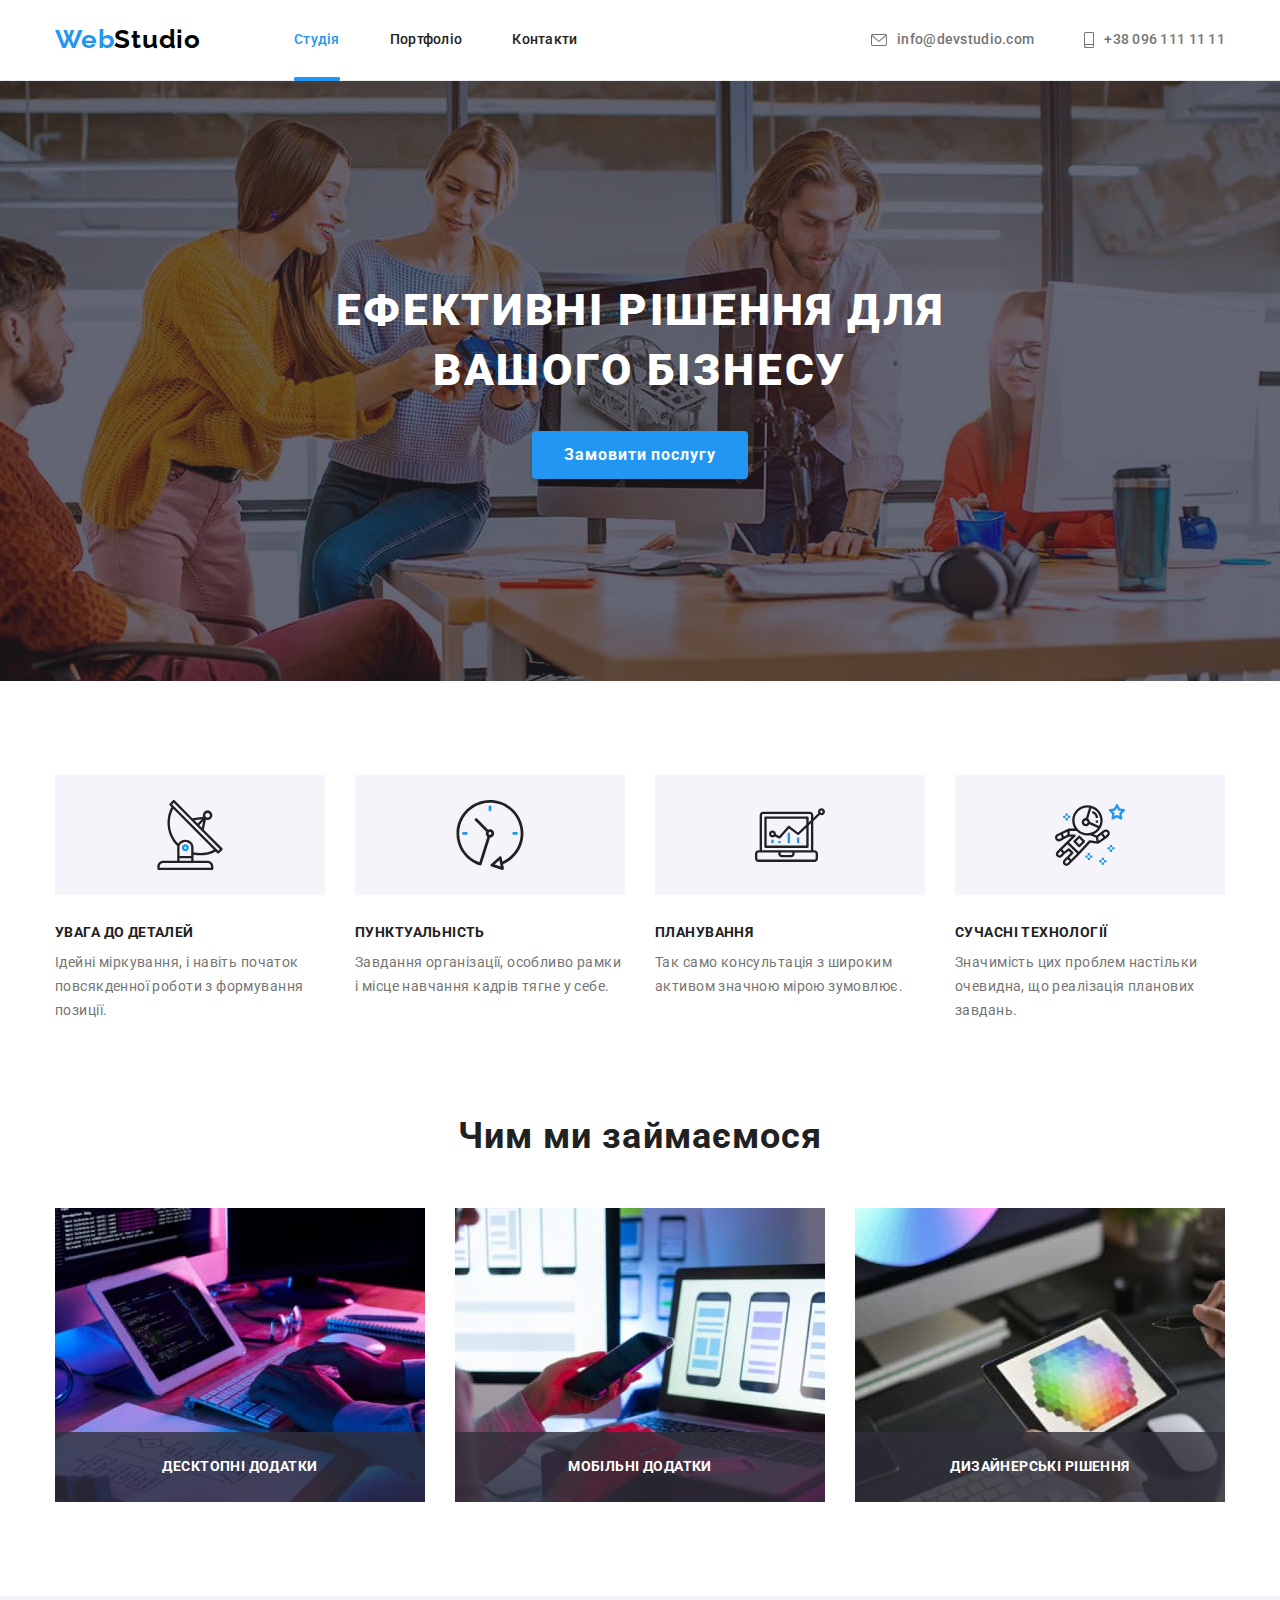
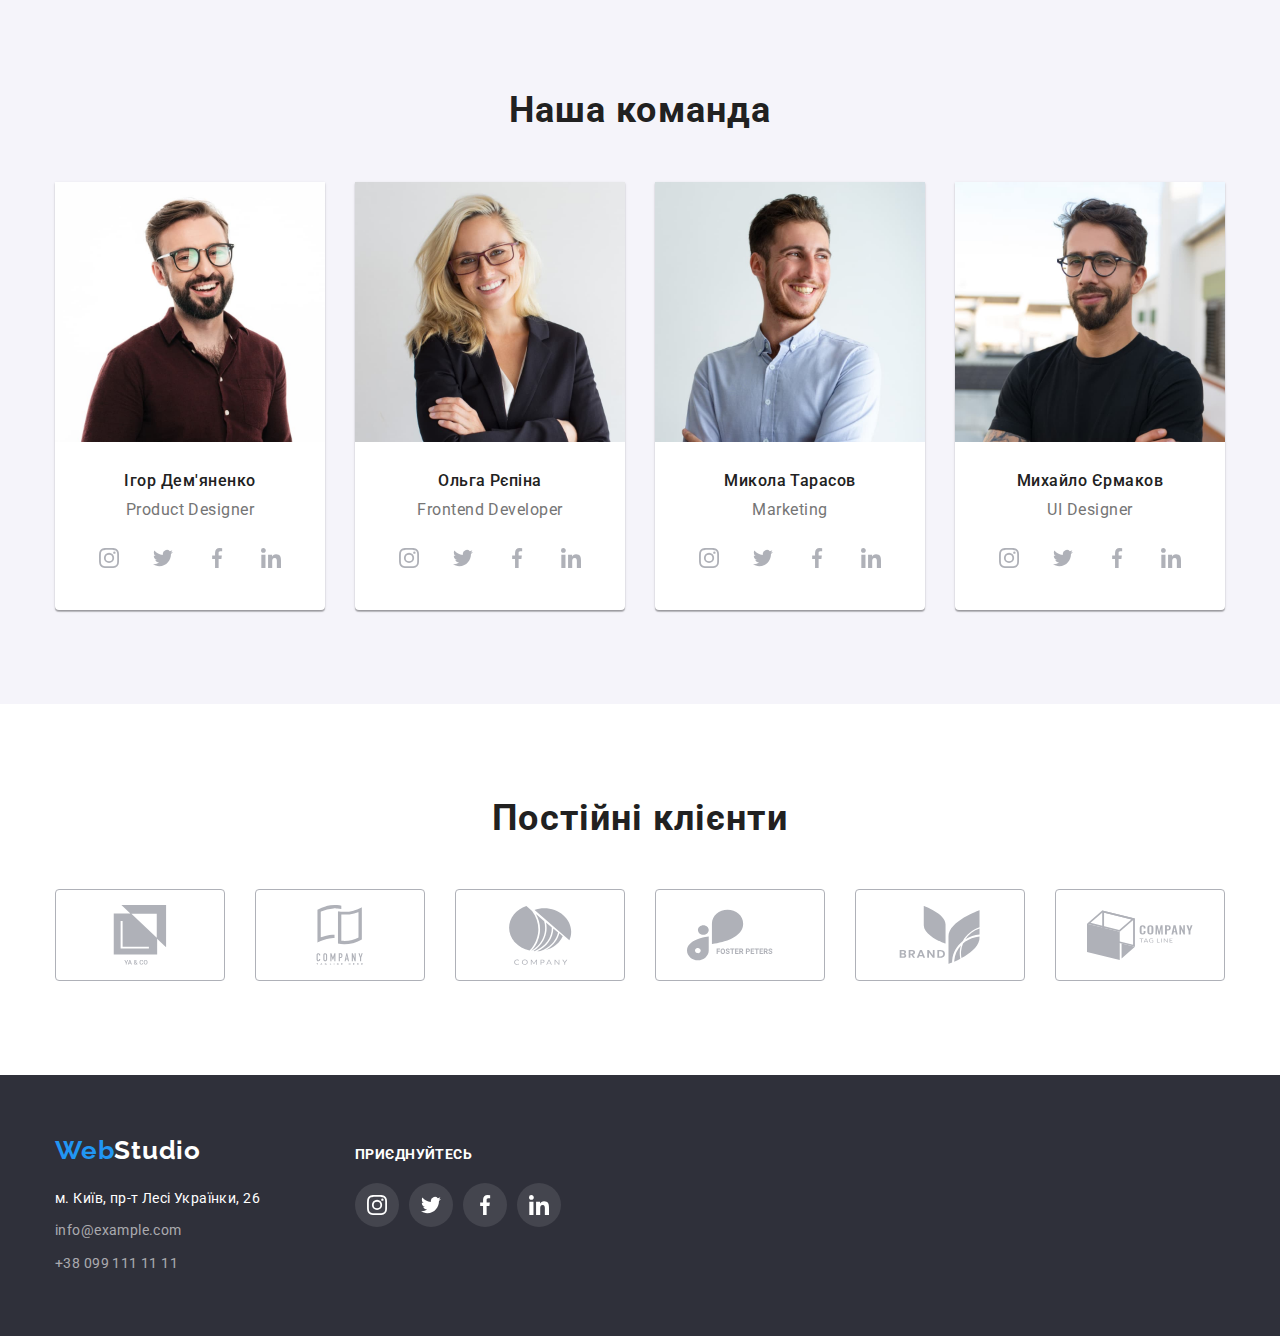
<file: index.html>
<!DOCTYPE html>
<html lang="uk">
<head>
    <meta charset="UTF-8">
    <meta http-equiv="X-UA-Compatible" content="IE=edge">
    <meta name="viewport" content="width=device-width, initial-scale=1.0">
    <title>Document</title>
    <link href="https://fonts.googleapis.com/css2?family=Raleway:wght@700&family=Roboto:wght@400;500;700;900&display=swap"
        rel="stylesheet">
    <link rel="stylesheet" href="https://cdnjs.cloudflare.com/ajax/libs/modern-normalize/1.0.0/modern-normalize.min.css" />
    <link rel="stylesheet" href="./css/styles.css">
</head>
<body>
    <header class="header">
        <div class="container main-nav">
            <nav class="main-nav">
                <a href="./index.html" class="logo link">
                    <span class="accent">Web</span>Studio
                </a>

                <ul class="site-nav list">
                    <li class="nav-list-item current"><a href="./index.html" class="site-nav-link link current">Студія</a></li>
                    <li class="nav-list-item"><a href="./portfolio.html" class="site-nav-link link">Портфоліо</a></li>
                    <li class="nav-list-item"><a href="" class="site-nav-link link">Контакти</a></li>
                </ul>
            </nav>

            <ul class="contacts-list list">
                <li class="contacts-list-item">
                    <a href="mailto:info@devstudio.com" class="contacts-link link">
                        <svg class="icon-contacts" width="16" height="12">
                            <use href="./img/icons.svg#email"></use>
                        </svg>
                        info@devstudio.com
                    </a>
                </li>
                <li class="contacts-list-item">
                    <a href="tel:+380961111111" class="contacts-link link">
                        <svg class="icon-contacts" width="10" height="16">
                            <use href="./img/icons.svg#phone"></use>
                        </svg>
                        +38 096 111 11 11
                    </a>
                </li>
            </ul>
        </div>
    </header>
    <main>
        <section class="section-hero">
            <div class="container">
                <h1 class="hero-title">Ефективні рішення для вашого бізнесу</h1>
                <button type="button" class="button" data-modal-open>Замовити послугу</button>
            </div>
        </section>

        <section class="section">
            <div class="container">
                <h2 class="visually-hidden">Особливості</h2>
                
                <ul class="feature-list list">
                    <li class="feature-list-item">
                        <div class="icon-container">
                            <svg width="70" height="70">
                                <use href="./img/icons.svg#antenna"></use>
                            </svg>
                        </div>
                        <h3 class="feature-list-title">УВАГА ДО ДЕТАЛЕЙ</h3>
                        <p class="feature-list-text">Ідейні міркування, і навіть початок повсякденної роботи з формування позиції.</p>
                    </li>
                    <li class="feature-list-item">
                        <div class="icon-container">
                            <svg width="70" height="70">
                                <use href="./img/icons.svg#clock"></use>
                            </svg>
                        </div>
                        <h3 class="feature-list-title">ПУНКТУАЛЬНІСТЬ</h3>
                        <p class="feature-list-text">Завдання організації, особливо рамки і місце навчання кадрів тягне у себе.</p>
                    </li>
                    <li class="feature-list-item">
                        <div class="icon-container">
                            <svg width="70" height="70">
                                <use href="./img/icons.svg#diagram"></use>
                            </svg>
                        </div>
                        <h3 class="feature-list-title">ПЛАНУВАННЯ</h3>
                        <p class="feature-list-text">Так само консультація з широким активом значною мірою зумовлює.</p>
                    </li>
                    <li class="feature-list-item ">
                        <div class="icon-container">
                            <svg width="70" height="70">
                                <use href="./img/icons.svg#astronaut"></use>
                            </svg>
                        </div>
                        <h3 class="feature-list-title">СУЧАСНІ ТЕХНОЛОГІЇ</h3>
                        <p class="feature-list-text">Значимість цих проблем настільки очевидна, що реалізація планових завдань.</p>
                    </li>
                </ul>
            </div>
        </section>

        <section class="section section-doing">
            <div class="container">
                <h2 class="section-title">Чим ми займаємося</h2>
                
                <ul class="doing-list list">
                    <li class="doing-list-item">
                        <img src="./img/img_1.jpg" alt="Розробка веб-сторінок" width="370">
                        <h3 class="doing-list-title">Десктопні додатки</h3>
                    </li>
                    <li class="doing-list-item">
                        <img src="./img/img_2.jpg" alt="Адаптиви" width="370">
                        <h3 class="doing-list-title">Мобільні додатки</h3>
                    </li>
                    <li class="doing-list-item">
                        <img src="./img/img_3.jpg" alt="Дизайн" width="370">
                        <h3 class="doing-list-title">Дизайнерські рішення</h3>
                    </li>
                </ul>
            </div>
        </section>

        <section class="section gray">
            <div class="container">
                <h2 class="section-title">Наша команда</h2>
                
                <ul class="employee-list list">
                    <li class="employee-card">
                        <img src="./img/employee_1.jpg" alt="" width="270">
                        <div class="employee-text-container">
                            <h3 class="employee-title">Ігор Дем'яненко</h3>
                            <p class="employee-text">Product Designer</p>
                            <ul class="social-list list">
                                <li class="social-item">
                                    <a href="https://instagram.com" target="_blank" rel="nofollow noopener noreferrer" class="social-link">
                                        <svg class="social-icon" width="20" height="20">
                                            <use href="./img/icons.svg#instagram"></use>
                                        </svg>
                                    </a>
                                </li>
                                <li class="social-item">
                                    <a href="https://twitter.com/" target="_blank" rel="nofollow noopener noreferrer" class="social-link">
                                        <svg class="social-icon"  width="20" height="20">
                                            <use href="./img/icons.svg#twitter"></use>
                                        </svg>
                                    </a>
                                </li>
                                <li class="social-item">
                                    <a href="https://www.facebook.com/" target="_blank" rel="nofollow noopener noreferrer" class="social-link">
                                        <svg class="social-icon" width="20" height="20">
                                            <use href="./img/icons.svg#facebook"></use>
                                        </svg>
                                    </a>
                                </li>
                                <li class="social-item">
                                    <a href="https://www.linkedin.com/" target="_blank" rel="nofollow noopener noreferrer" class="social-link">
                                        <svg class="social-icon" width="20" height="20">
                                            <use href="./img/icons.svg#linkedin"></use>
                                        </svg>
                                    </a>
                                </li>
                            </ul>
                        </div>
                    </li>
                    <li class="employee-card">
                        <img src="./img/employee_2.jpg" alt="" width="270">
                        <div class="employee-text-container">
                            <h3 class="employee-title">Ольга Рєпіна</h3>
                            <p class="employee-text">Frontend Developer</p>
                            <ul class="social-list list">
                                <li class="social-item">
                                    <a href="https://instagram.com" target="_blank" rel="nofollow noopener noreferrer" class="social-link">
                                        <svg class="social-icon" width="20" height="20">
                                            <use href="./img/icons.svg#instagram"></use>
                                        </svg>
                                    </a>
                                </li>
                                <li class="social-item">
                                    <a href="https://twitter.com/" target="_blank" rel="nofollow noopener noreferrer" class="social-link">
                                        <svg class="social-icon" width="20" height="20">
                                            <use href="./img/icons.svg#twitter"></use>
                                        </svg>
                                    </a>
                                </li>
                                <li class="social-item">
                                    <a href="https://www.facebook.com/" target="_blank" rel="nofollow noopener noreferrer" class="social-link">
                                        <svg class="social-icon" width="20" height="20">
                                            <use href="./img/icons.svg#facebook"></use>
                                        </svg>
                                    </a>
                                </li>
                                <li class="social-item">
                                    <a href="https://www.linkedin.com/" target="_blank" rel="nofollow noopener noreferrer" class="social-link">
                                        <svg class="social-icon" width="20" height="20">
                                            <use href="./img/icons.svg#linkedin"></use>
                                        </svg>
                                    </a>
                                </li>
                            </ul>
                        </div>
                    </li>
                    <li class="employee-card">
                        <img src="./img/employee_3.jpg" alt="" width="270">
                        <div class="employee-text-container">
                            <h3 class="employee-title">Микола Тарасов</h3>
                            <p class="employee-text">Marketing</p>
                            <ul class="social-list list">
                                <li class="social-item">
                                    <a href="https://instagram.com" target="_blank" rel="nofollow noopener noreferrer" class="social-link">
                                        <svg class="social-icon" width="20" height="20">
                                            <use href="./img/icons.svg#instagram"></use>
                                        </svg>
                                    </a>
                                </li>
                                <li class="social-item">
                                    <a href="https://twitter.com/" target="_blank" rel="nofollow noopener noreferrer" class="social-link">
                                        <svg class="social-icon" width="20" height="20">
                                            <use href="./img/icons.svg#twitter"></use>
                                        </svg>
                                    </a>
                                </li>
                                <li class="social-item">
                                    <a href="https://www.facebook.com/" target="_blank" rel="nofollow noopener noreferrer" class="social-link">
                                        <svg class="social-icon" width="20" height="20">
                                            <use href="./img/icons.svg#facebook"></use>
                                        </svg>
                                    </a>
                                </li>
                                <li class="social-item">
                                    <a href="https://www.linkedin.com/" target="_blank" rel="nofollow noopener noreferrer" class="social-link">
                                        <svg class="social-icon" width="20" height="20">
                                            <use href="./img/icons.svg#linkedin"></use>
                                        </svg>
                                    </a>
                                </li>
                            </ul>
                        </div>
                    </li>
                    <li class="employee-card">
                        <img src="./img/employee_4.jpg" alt="" width="270">
                        <div class="employee-text-container">
                            <h3 class="employee-title">Михайло Єрмаков</h3>
                            <p class="employee-text">UI Designer</p>
                            <ul class="social-list list">
                                <li class="social-item">
                                    <a href="https://instagram.com" target="_blank" rel="nofollow noopener noreferrer" class="social-link">
                                        <svg class="social-icon" width="20" height="20">
                                            <use href="./img/icons.svg#instagram"></use>
                                        </svg>
                                    </a>
                                </li>
                                <li class="social-item">
                                    <a href="https://twitter.com/" target="_blank" rel="nofollow noopener noreferrer" class="social-link">
                                        <svg class="social-icon" width="20" height="20">
                                            <use href="./img/icons.svg#twitter"></use>
                                        </svg>
                                    </a>
                                </li>
                                <li class="social-item">
                                    <a href="https://www.facebook.com/" target="_blank" rel="nofollow noopener noreferrer" class="social-link">
                                        <svg class="social-icon" width="20" height="20">
                                            <use href="./img/icons.svg#facebook"></use>
                                        </svg>
                                    </a>
                                </li>
                                <li class="social-item">
                                    <a href="https://www.linkedin.com/" target="_blank" rel="nofollow noopener noreferrer" class="social-link">
                                        <svg class="social-icon" width="20" height="20">
                                            <use href="./img/icons.svg#linkedin"></use>
                                        </svg>
                                    </a>
                                </li>
                            </ul>
                        </div>
                    </li>
                </ul>
            </div>
        </section>

        <section class="section">
            <div class="container">
                <h2 class="section-title">Постійні клієнти</h2>
                <ul class="company-partner-list list">
                    <li class="company-partner-item">
                        <a href="" class="company-partner-link">
                            <svg class="social-icon" width="106" height="60">
                                <use href="./img/icons.svg#logo-yaco"></use>
                            </svg>
                        </a>
                    </li>
                    <li class="company-partner-item">
                        <a href="" class="company-partner-link">
                            <svg class="social-icon" width="106" height="60">
                                <use href="./img/icons.svg#company-tagline"></use>
                            </svg>
                        </a>
                    </li>
                    <li class="company-partner-item">
                        <a href="" class="company-partner-link">
                            <svg class="social-icon" width="106" height="60">
                                <use href="./img/icons.svg#company"></use>
                            </svg>
                        </a>
                    </li>
                    <li class="company-partner-item">
                        <a href="" class="company-partner-link">
                            <svg class="social-icon" width="106" height="60">
                                <use href="./img/icons.svg#foster-peters"></use>
                            </svg>
                        </a>
                    </li>
                    <li class="company-partner-item">
                        <a href="" class="company-partner-link">
                            <svg class="social-icon" width="106" height="60">
                                <use href="./img/icons.svg#brand"></use>
                            </svg>
                        </a>
                    </li>
                    <li class="company-partner-item">
                        <a href="" class="company-partner-link">
                            <svg class="social-icon" width="106" height="60">
                                <use href="./img/icons.svg#tag-line"></use>
                            </svg>
                        </a>
                    </li>
                </ul>
            </div>
        </section>

    </main>

    <footer class="footer">
        <div class="container footer-container">
            <div class="address-container">
                <a href="./index.html" class="logo-footer link">
                    <span class="accent">Web</span>Studio
                </a>

                <address>
                    <ul class="list">
                        <li class="list-item">
                            <a href="https://www.google.com/maps/place/%D0%B1%D1%83%D0%BB.+%D0%9B%D0%B5%D1%81%D0%B8+%D0%A3%D0%BA%D1%80%D0%B0%D0%B8%D0%BD%D0%BA%D0%B8,+26,+%D0%9A%D0%B8%D0%B5%D0%B2,+%D0%A3%D0%BA%D1%80%D0%B0%D0%B8%D0%BD%D0%B0,+02000/@50.4265807,30.5383858,17z/data=!3m1!4b1!4m5!3m4!1s0x40d4cf0e033ecbe9:0x57a4dffefec77da0!8m2!3d50.4265807!4d30.5383858" class="address">
                                м. Київ, пр-т Лесі Українки, 26
                            </a>
                        </li>
                        <li class="list-item">
                            <a href="mailto:info@example.com" class="address-contacts-link link">info@example.com</a>
                        </li>
                        <li class="list-item">
                            <a href="tel:+380991111111" class="address-contacts-link link">+38 099 111 11 11</a>
                        </li>
                    </ul>
                </address>
            </div>
            <div class="social-links-container">
                <p class="social-text">Приєднуйтесь</p>
                <ul class="social-list list">
                    <li class="social-item">
                        <a href="https://instagram.com" target="_blank" rel="nofollow noopener noreferrer" 
                            class="social-link company-social-link">
                            <svg class="footer-social-icon social-icon" width="20" height="20">
                                <use href="./img/icons.svg#instagram"></use>
                            </svg>
                        </a>
                    </li>
                    <li class="social-item">
                        <a href="https://twitter.com/" target="_blank" rel="nofollow noopener noreferrer" 
                            class="social-link company-social-link">
                            <svg class="footer-social-icon social-icon" width="20" height="20">
                                <use href="./img/icons.svg#twitter"></use>
                            </svg>
                        </a>
                    </li>
                    <li class="social-item">
                        <a href="https://www.facebook.com/" target="_blank" rel="nofollow noopener noreferrer"
                            class="social-link company-social-link">
                            <svg class="footer-social-icon social-icon" width="20" height="20">
                                <use href="./img/icons.svg#facebook"></use>
                            </svg>
                        </a>
                    </li>
                    <li class="social-item">
                        <a href="https://www.linkedin.com/" target="_blank" rel="nofollow noopener noreferrer" 
                            class="social-link company-social-link">
                            <svg class="footer-social-icon social-icon" width="20" height="20">
                                <use href="./img/icons.svg#linkedin"></use>
                            </svg>
                        </a>
                    </li>
                </ul>
            </div>
        </div>
    </footer>

    <div class="backdrop is-hidden" data-modal>
        <div class="modal">

            <button type="button" class="button-close" data-modal-close>
                <svg width="18" height="18">
                    <use href="./img/icons.svg#close-button"></use>
                </svg>
            </button>
        </div>
    </div>
  
    <script src="./js/modal.js"></script>
</body>
</html>
</file>
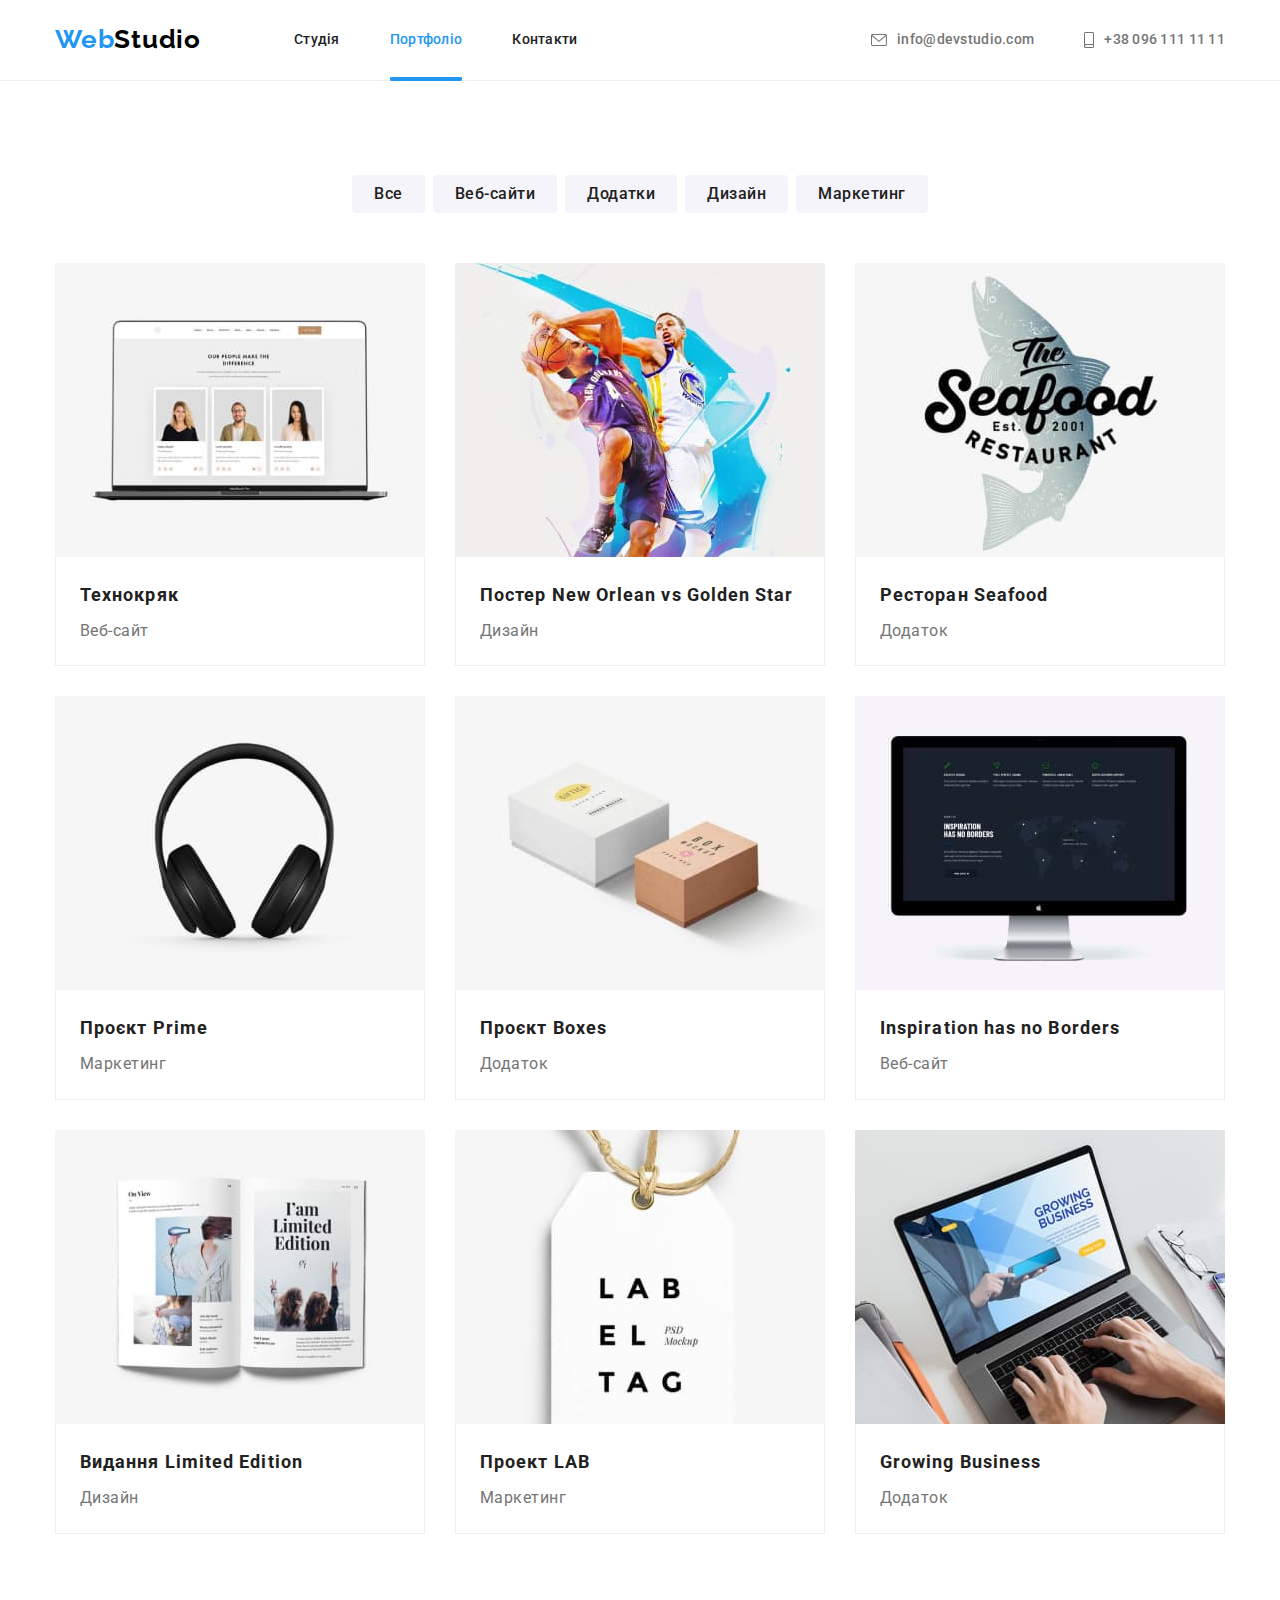
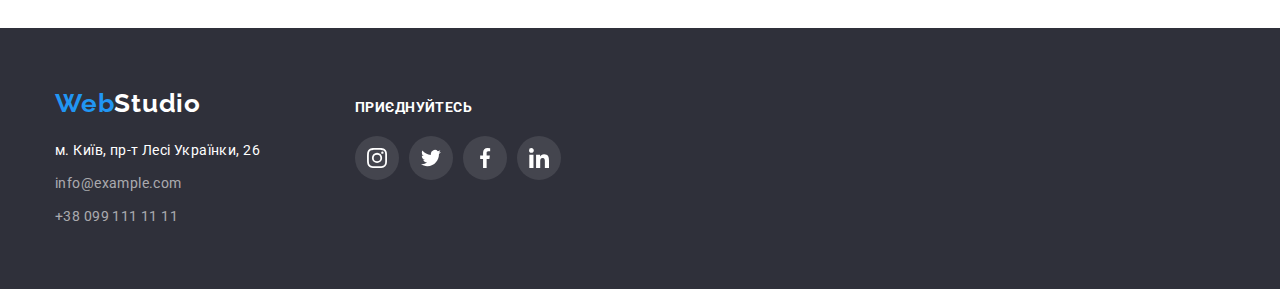
<file: portfolio.html>
<!DOCTYPE html>
<html lang="uk">
<head>
    <meta charset="UTF-8">
    <meta http-equiv="X-UA-Compatible" content="IE=edge">
    <meta name="viewport" content="width=device-width, initial-scale=1.0">
    <title>Document</title>
    <link href="https://fonts.googleapis.com/css2?family=Raleway:wght@700&family=Roboto:wght@400;500;700;900&display=swap"
        rel="stylesheet">
    <link rel="stylesheet" href="https://cdnjs.cloudflare.com/ajax/libs/modern-normalize/1.0.0/modern-normalize.min.css" />
    <link rel="stylesheet" href="./css/styles.css">
</head>
<body>
    <header class="header">
        <div class="container main-nav">
            <nav class="main-nav">
                <a href="./index.html" class="logo link">
                    <span class="accent">Web</span>Studio
                </a>
        
                <ul class="site-nav list">
                    <li class="nav-list-item"><a href="./index.html" class="site-nav-link link">Студія</a></li>
                    <li class="nav-list-item current"><a href="./portfolio.html" class="site-nav-link link current">Портфоліо</a></li>
                    <li class="nav-list-item"><a href="" class="site-nav-link link">Контакти</a></li>
                </ul>
            </nav>
        
            <ul class="contacts-list list">
                <li class="contacts-list-item">
                    <a href="mailto:info@devstudio.com" class="contacts-link link">
                        <svg class="icon-contacts" width="16" height="12">
                            <use href="./img/icons.svg#email"></use>
                        </svg>
                        info@devstudio.com
                    </a>
                </li>
                <li class="contacts-list-item">
                    <a href="tel:+380961111111" class="contacts-link link">
                        <svg class="icon-contacts" width="10" height="16">
                            <use href="./img/icons.svg#phone"></use>
                        </svg>
                        +38 096 111 11 11
                    </a>
                </li>
            </ul>
        </div>
    </header>


    <main>
        <section class="section">
            <div class="container">
                <h1 class="visually-hidden">Портфоліо</h1>
                
                <ul class="category-list list">
                    <li class="category-list-item"><button type="button" class="category-list-button">Все</button></li>
                    <li class="category-list-item"><button type="button" class="category-list-button">Веб-сайти</button></li>
                    <li class="category-list-item"><button type="button" class="category-list-button">Додатки</button></li>
                    <li class="category-list-item"><button type="button" class="category-list-button">Дизайн</button></li>
                    <li class="category-list-item"><button type="button" class="category-list-button">Маркетинг</button></li>
                </ul>

                <ul class="portfolio-list list">
                    <li class="portfolio-card">
                        <a href="" class="portfolio-link link">
                            <div class="overlay">
                                <img src="./img/portfolio_1.jpg" alt="Технокряк" width="370">
                                <p class="text-overlay">
                                    Ресурс пропонує комплексні пропозиції з різним рівнем функціоналу та сервісів. Все це дозволить відвідувачу отримати
                                    вичерпні відомості про компанію чи приватну особу.
                                </p>
                            </div>
                            <div class="portfolio-text-container">
                                <h2 class="portfolio-title">Технокряк</h2>
                                <p class="portfolio-text">Веб-сайт</p>
                            </div>
                        </a>
                    </li>
                    <li class="portfolio-card">
                        <a href="" class="portfolio-link link">
                            <div class="overlay">
                                <img src="./img/portfolio_2.jpg" alt="New Orlean vs Golden Star" width="370">
                                <p class="text-overlay">
                                    Ресурс пропонує комплексні пропозиції з різним рівнем функціоналу та сервісів. Все це дозволить відвідувачу отримати
                                    вичерпні відомості про компанію чи приватну особу.
                                </p>
                            </div>
                            <div class="portfolio-text-container">
                                <h2 class="portfolio-title">Постер New Orlean vs Golden Star</h2>
                                <p class="portfolio-text">Дизайн</p>
                            </div>
                        </a>
                    </li>
                    <li class="portfolio-card">
                        <a href="" class="portfolio-link link">
                            <div class="overlay">
                                <img src="./img/portfolio_3.jpg" alt="Ресторан Seafood" width="370">
                                <p class="text-overlay">
                                    Ресурс пропонує комплексні пропозиції з різним рівнем функціоналу та сервісів. Все це дозволить відвідувачу отримати
                                    вичерпні відомості про компанію чи приватну особу.
                                </p>
                            </div>
                            <div class="portfolio-text-container">
                                <h2 class="portfolio-title">Ресторан Seafood</h2>
                                <p class="portfolio-text">Додаток</p>
                            </div>
                        </a>
                    </li>
                    <li class="portfolio-card">
                        <a href="" class="portfolio-link link">
                            <div class="overlay">
                                <img src="./img/portfolio_4.jpg" alt="Проєкт Prime" width="370">
                                <p class="text-overlay">
                                    Ресурс пропонує комплексні пропозиції з різним рівнем функціоналу та сервісів. Все це дозволить відвідувачу отримати
                                    вичерпні відомості про компанію чи приватну особу.
                                </p>
                            </div>
                            <div class="portfolio-text-container">
                                <h2 class="portfolio-title">Проєкт Prime</h2>
                                <p class="portfolio-text">Маркетинг</p>
                            </div>
                        </a>
                    </li>
                    <li class="portfolio-card">
                        <a href="" class="portfolio-link link">
                            <div class="overlay">
                                <img src="./img/portfolio_5.jpg" alt="Проєкт Boxes" width="370">
                                <p class="text-overlay">
                                    Ресурс пропонує комплексні пропозиції з різним рівнем функціоналу та сервісів. Все це дозволить відвідувачу отримати
                                    вичерпні відомості про компанію чи приватну особу.
                                </p>
                            </div>
                            <div class="portfolio-text-container">
                                <h2 class="portfolio-title">Проєкт Boxes</h2>
                                <p class="portfolio-text">Додаток</p>
                            </div>
                        </a>
                    </li>
                    <li class="portfolio-card">
                        <a href="" class="portfolio-link link">
                            <div class="overlay">
                                <img src="./img/portfolio_6.jpg" alt="Inspiration has no Borders" width="370">
                                <p class="text-overlay">
                                    Ресурс пропонує комплексні пропозиції з різним рівнем функціоналу та сервісів. Все це дозволить відвідувачу отримати
                                    вичерпні відомості про компанію чи приватну особу.
                                </p>
                            </div>
                            <div class="portfolio-text-container">
                                <h2 class="portfolio-title">Inspiration has no Borders</h2>
                                <p class="portfolio-text">Веб-сайт</p>
                            </div>
                        </a>
                    </li>
                    <li class="portfolio-card">
                        <a href="" class="portfolio-link link">
                            <div class="overlay">
                                <img src="./img/portfolio_7.jpg" alt="Видання Limited Edition" width="370">
                                <p class="text-overlay">
                                    Ресурс пропонує комплексні пропозиції з різним рівнем функціоналу та сервісів. Все це дозволить відвідувачу отримати
                                    вичерпні відомості про компанію чи приватну особу.
                                </p>
                            </div>
                            <div class="portfolio-text-container">
                                <h2 class="portfolio-title">Видання Limited Edition</h2>
                                <p class="portfolio-text">Дизайн</p>
                            </div>
                        </a>
                    </li>
                    <li class="portfolio-card">
                        <a href="" class="portfolio-link link">
                            <div class="overlay">
                                <img src="./img/portfolio_8.jpg" alt="Проект LAB" width="370">
                                <p class="text-overlay">
                                    Ресурс пропонує комплексні пропозиції з різним рівнем функціоналу та сервісів. Все це дозволить відвідувачу отримати
                                    вичерпні відомості про компанію чи приватну особу.
                                </p>
                            </div>
                            <div class="portfolio-text-container">
                                <h2 class="portfolio-title">Проект LAB</h2>
                                <p class="portfolio-text">Маркетинг</p>
                            </div>
                        </a>
                    </li>
                    <li class="portfolio-card">
                        <a href="" class="portfolio-link link">
                            <div class="overlay">
                                <img src="./img/portfolio_9.jpg" alt="Growing Business" width="370">
                                <p class="text-overlay">
                                    Ресурс пропонує комплексні пропозиції з різним рівнем функціоналу та сервісів. Все це дозволить відвідувачу отримати
                                    вичерпні відомості про компанію чи приватну особу.
                                </p>
                            </div>
                            <div class="portfolio-text-container">
                                <h2 class="portfolio-title">Growing Business</h2>
                                <p class="portfolio-text">Додаток</p>
                            </div>
                        </a>
                    </li>
                </ul>
            </div>
        </section>
    </main>


    <footer class="footer">
        <div class="container footer-container">
            <div class="address-container">
                <a href="./index.html" class="logo-footer link">
                    <span class="accent">Web</span>Studio
                </a>
    
                <address>
                    <ul class="list">
                        <li class="list-item">
                            <a href="https://www.google.com/maps/place/%D0%B1%D1%83%D0%BB.+%D0%9B%D0%B5%D1%81%D0%B8+%D0%A3%D0%BA%D1%80%D0%B0%D0%B8%D0%BD%D0%BA%D0%B8,+26,+%D0%9A%D0%B8%D0%B5%D0%B2,+%D0%A3%D0%BA%D1%80%D0%B0%D0%B8%D0%BD%D0%B0,+02000/@50.4265807,30.5383858,17z/data=!3m1!4b1!4m5!3m4!1s0x40d4cf0e033ecbe9:0x57a4dffefec77da0!8m2!3d50.4265807!4d30.5383858"
                                class="address">
                                м. Київ, пр-т Лесі Українки, 26
                            </a>
                        </li>
                        <li class="list-item">
                            <a href="mailto:info@example.com" class="address-contacts-link link">info@example.com</a>
                        </li>
                        <li class="list-item">
                            <a href="tel:+380991111111" class="address-contacts-link link">+38 099 111 11 11</a>
                        </li>
                    </ul>
                </address>
            </div>
            <div class="social-links-container">
                <p class="social-text">Приєднуйтесь</p>
                <ul class="social-list list">
                    <li class="social-item">
                        <a href="https://instagram.com" target="_blank" rel="nofollow noopener noreferrer"
                            class="social-link company-social-link">
                            <svg class="footer-social-icon social-icon" width="20" height="20">
                                <use href="./img/icons.svg#instagram"></use>
                            </svg>
                        </a>
                    </li>
                    <li class="social-item">
                        <a href="https://twitter.com/" target="_blank" rel="nofollow noopener noreferrer"
                            class="social-link company-social-link">
                            <svg class="footer-social-icon social-icon" width="20" height="20">
                                <use href="./img/icons.svg#twitter"></use>
                            </svg>
                        </a>
                    </li>
                    <li class="social-item">
                        <a href="https://www.facebook.com/" target="_blank" rel="nofollow noopener noreferrer"
                            class="social-link company-social-link">
                            <svg class="footer-social-icon social-icon" width="20" height="20">
                                <use href="./img/icons.svg#facebook"></use>
                            </svg>
                        </a>
                    </li>
                    <li class="social-item">
                        <a href="https://www.linkedin.com/" target="_blank" rel="nofollow noopener noreferrer"
                            class="social-link company-social-link">
                            <svg class="footer-social-icon social-icon" width="20" height="20">
                                <use href="./img/icons.svg#linkedin"></use>
                            </svg>
                        </a>
                    </li>
                </ul>
            </div>
        </div>
    </footer>
</body>
</html>
</file>
<file: css/styles.css>
/* primary color text #212121 */
/* secondary color text #757575 */
/* accent color #2196F3 */
/* logo-text-color #000000 */
/* primary-white-color #FFFFFF */

/* secondary white color  rgba(255, 255, 255, 0.6);*/

/* secondary background color #F5F4FA */
/* backgrond dark color #2F303A */

:root {
    --primary-text-color: #212121;
    --secondary-text-color: #757575;
    --logo-text-color: #000000;
    --accent-color: #2196f3;

    --primary-white-color: #ffffff;
    --secondary-white-color: rgb(255, 255, 255, 0.6);
    --secondary-background: #f5f4fa;
    --dark-background: #2f303a;
    --background-hero: #c4c4c4;
    --border-primary-color: #eeeeee;
    --border-secondary-color: #ececec;
    --opacity-background-color: rgba(47, 48, 58, 0.8);

    --icon-color: #afb1b8;
    --footer-link-background-color: rgba(255, 255, 255, 0.1);

    --backdrop-color: rgba(0, 0, 0, 0.2);
    --overlay-background: rgba(33, 150, 243, 0.9);
}

body {
    background-color: var(--primary-white-color);
    color: var(--primary-text-color);

    font-family: Roboto, sans-serif;
}

h1,
h2,
h3,
h4,
h5,
h6,
p,
ul {
    margin: 0;
}

.list {
    list-style: none;
    padding: 0;
    margin: 0;
}

.link {
    color: var(--primary-text-color);
}

img {
    display: block;
    max-width: 100%;
    height: auto;
}

.container {
    width: 1200px;
    padding-left: 15px;
    padding-right: 15px;
    margin: 0 auto;
}

/* Header */

.header {
    border-bottom: 1px solid var(--border-secondary-color);
}

.main-nav {
    display: flex;
    align-items: center;
}

.logo,
.logo-footer {
    color: var(--logo-text-color);

    font-family: Raleway, sans-serif;
    font-weight: 700;
    font-size: 26px;
    line-height: 1.2;
    letter-spacing: 0.03em;

    text-decoration: none;
}

.accent {
    color: var(--accent-color);
}

.site-nav {
    display: flex;
    margin-left: 93px;
}

.nav-list-item:not(:last-child),
.contacts-list-item:not(:last-child) {
    margin-right: 50px;
}

.contacts-list {
    display: flex;
    margin-left: auto;
}

.contacts-link {
    display: inline-flex;
    align-items: center;
    color: var(--secondary-text-color);
    padding-top: 32px;
    padding-bottom: 32px;
}

.icon-contacts {
    margin-right: 10px;
    fill: currentColor;
}

.site-nav-link {
    display: block;
    padding-top: 32px;
    padding-bottom: 32px;

}

.site-nav-link,
.contacts-link {
    font-weight: 500;
    font-size: 14px;
    line-height: 1.14;
    letter-spacing: 0.02em;

    text-decoration: none;

    transition: color 250ms cubic-bezier(0.4, 0, 0.2, 1);
}

.site-nav-link:hover,
.site-nav-link:focus,
.contacts-link:hover,
.contacts-link:focus {
    color: var(--accent-color);
}

.current {
    color: var(--accent-color);
    position: relative;
}

.current::after {
    content: "";
    display: inline-block;

    position: absolute;
    left: 0;
    bottom: -1px;

    width: 100%;
    height: 4px;
    border-radius: 2px;

    background-color: var(--accent-color);
}

/* Section-hero */

.section-hero {
    text-align: center;
    padding: 200px 0;

    max-width: 1600px;
    height: 600px;
    margin-left: auto;
    margin-right: auto;

    background-color: var(--background-hero);
    background-image: linear-gradient(to right, rgba(47, 48, 58, 0.4), rgba(47, 48, 58, 0.4)),
        url('../img/hero-img.jpg');

    background-repeat: no-repeat;
    background-position: center;
    background-size: cover;
}

.hero-title {
    color: var(--primary-white-color);

    font-weight: 900;
    font-size: 44px;
    line-height: 1.36;
    letter-spacing: 0.06em;
    text-transform: uppercase;
    width: 696px;

    margin-left: auto;
    margin-right: auto;
    margin-bottom: 30px;
}

.button {
    display: inline-block;
    border-radius: 4px;
    border-width: 0;
    padding: 10px 32px;
    min-width: 216px;

    background-color: var(--accent-color);
    color: var(--primary-white-color);
    box-shadow: 0px 4px 4px rgba(0, 0, 0, 0.15);

    font-family: inherit;
    font-weight: 700;
    font-size: 16px;
    line-height: 1.8;
    letter-spacing: 0.06em;
    text-align: center;

    cursor: pointer;
}

/* Other sections*/

.section {
    padding: 94px 0;
}

.section-title {
    font-weight: 700;
    font-size: 36px;
    line-height: 1.16;
    text-align: center;
    letter-spacing: 0.03em;

    margin-bottom: 50px;
}

.visually-hidden {
    /*Specially class-pattern that hidden headers*/
    position: absolute;
    white-space: nowrap;
    width: 1px;
    height: 1px;
    overflow: hidden;
    border: 0;
    padding: 0;
    clip: rect(0 0 0 0);
    clip-path: inset(50%);
    margin: -1px;
}

/* Features section */

.feature-list {
    display: flex;
}

.feature-list-item {
    width: 270px;
}

.icon-container {
    display: flex;
    justify-content: center;
    align-items: center;
    margin-bottom: 30px;
    height: 120px;

    background: var(--secondary-background);
}

/* feature-list-item, doing-list-item and employee-card*/
.employee-card:not(:last-child),
.doing-list-item:not(:last-child),
.feature-list-item:not(:last-child) {
    margin-right: 30px;
}

.feature-list-title {
    font-weight: 700;
    font-size: 14px;
    line-height: 1.14;
    text-transform: uppercase;
    letter-spacing: 0.03em;

    margin-bottom: 10px;
}

.feature-list-text {
    color: var(--secondary-text-color);

    font-size: 14px;
    line-height: 1.7;
    letter-spacing: 0.03em;
}

/* Our doing section */

.section-doing {
    padding-top: 0; /*This section doesn't have padding-top*/
}

.doing-list {
    display: flex;
}

.doing-list-item {
    position: relative;
}

.doing-list-title {
    display: flex;
    justify-content: center;
    align-items: center;
    height: 70px;
    width: 100%;
    position: absolute;
    bottom: 0;

    font-weight: 700;
    font-size: 14px;
    line-height: 1.14;
    letter-spacing: 0.03em;
    text-transform: uppercase;

    background-color: var(--opacity-background-color);
    color: var(--primary-white-color);
    
}

/* Employees section */

.section.gray {
    background-color: var(--secondary-background);
}

.employee-list {
    display: flex;
}

.employee-card {
    background-color: var(--primary-white-color);
    border-radius: 0px 0px 4px 4px;
    box-shadow: 0px 1px 3px rgba(0, 0, 0, 0.12), 0px 1px 1px rgba(0, 0, 0, 0.14),
        0px 2px 1px rgba(0, 0, 0, 0.2);
}

.employee-text-container {
    text-align: center;
    padding: 30px 0;
}

.employee-title {
    font-weight: 500;
    font-size: 16px;
    line-height: 1.18;
    letter-spacing: 0.03em;

    margin-bottom: 10px;
}

.employee-text {
    margin-bottom: 16px;
    color: var(--secondary-text-color);

    font-size: 16px;
    line-height: 1.18;
    letter-spacing: 0.03em;
}

.social-list {
    display: flex;
    justify-content: center;
}

/* employee-social-link and company-social-link-footer */
.social-link {
    display: flex;
    justify-content: center;
    align-items: center;
    width: 44px;
    height: 44px;
    border-radius: 50%;
    color: var(--icon-color);

    transition: color 250ms cubic-bezier(0.4, 0, 0.2, 1), background-color 250ms cubic-bezier(0.4, 0, 0.2, 1);
}

.social-icon {
    fill: currentColor;
}

.social-item:not(:last-child) {
    margin-right: 10px;
}

/* employee social-link hover and company-social-link hover */

.social-link:hover,
.social-link:focus {
    background-color: var(--accent-color);
    color: var(--primary-white-color);
}

/* Company partner section */

.company-partner-list {
    display: flex;
    justify-content: space-between;
}

.company-partner-link {
    display: inline-flex;
    justify-content: center;
    align-items: center;
    width: 170px;
    height: 92px;
    border: 1px solid var(--icon-color);
    border-radius: 4px;

    color: var(--icon-color);

    transition: color 250ms cubic-bezier(0.4, 0, 0.2, 1), border-color 250ms cubic-bezier(0.4, 0, 0.2, 1);
}

.company-partner-link:hover,
.company-partner-link:focus {
    border-color: var(--accent-color);
    color: var(--accent-color);
}

/* Footer */

.footer {
    background-color: var(--dark-background);
    padding: 60px 0;
}

.footer-container {
    display: flex;
    align-items: baseline;
}

.address-container {
    margin-right: 95px;
}

.logo-footer {
    display: inline-block;

    color: var(--primary-white-color);

    margin-bottom: 20px;
}

.address,
.address-contacts-link {
    color: var(--secondary-white-color);

    font-style: normal; /* Because tag <address> has already had default values - italic */
    font-size: 14px;
    line-height: 1.7;
    letter-spacing: 0.03em;

    text-decoration: none;

    transition: color 250ms cubic-bezier(0.4, 0, 0.2, 1);
}

.address {
    color: var(--primary-white-color);
}

.list-item:not(:last-child) {
    margin-bottom: 9px;
}

.address:hover,
.address:focus,
.address-contacts-link:hover,
.address-contacts-link:focus {
    color: var(--accent-color);
}

/* Company social links container */

.social-text {
    margin-bottom: 20px;

    font-weight: 700;
    font-size: 14px;
    line-height: 1.14;
    letter-spacing: 0.03em;
    text-transform: uppercase;
    color: var(--primary-white-color);
}

.company-social-link {
    color: var(--primary-white-color);
    background-color: var(--footer-link-background-color);
}




/* Modal window */

.backdrop {
    position: fixed;
    top: 0;
    left: 0;
    width: 100%;
    height: 100%;
    opacity: 1;

    background-color: var(--backdrop-color);

    transition: opacity 500ms cubic-bezier(0.4, 0, 0.2, 1), visibility 1000ms cubic-bezier(0.4, 0, 0.2, 1);
}

.is-hidden {
    visibility: hidden;
    opacity: 0;
    pointer-events: none;
}

.is-hidden .modal {
    opacity: 0;
    transform: translate(-50%, -50%) scale(0);
}

.modal {
    position: absolute;
    top: 50%;
    left: 50%;
    min-width: 528px;
    min-height: 581px;
    border-radius: 4px;

    opacity: 1;
    transform: translate(-50%, -50%) scale(1);


    background-color: var(--primary-white-color);
    box-shadow: 0px 1px 3px rgba(0, 0, 0, 0.12), 
                0px 1px 1px rgba(0, 0, 0, 0.14), 
                0px 2px 1px rgba(0, 0, 0, 0.2);
    
    transition: transform 250ms cubic-bezier(0.4, 0, 0.2, 1), opacity 250ms cubic-bezier(0.4, 0, 0.2, 1);

}


.button-close {
    position: absolute;
    top: 8px;
    right: 8px;

    display: flex;
    justify-content: center;
    align-items: center;
    width: 30px;
    height: 30px;

    border-radius: 50%;
    border: 1px solid rgba(0, 0, 0, 0.1);

    background-color: var(--primary-white-color);

    cursor: pointer;
}


/* Styles for portfolio.html  - main*/

.category-list {
    display: flex;
    justify-content: center;
    margin-bottom: 50px;
}

.category-list-button {
    padding: 6px 22px;

    background-color: var(--secondary-background);
    color: var(--primary-text-color);
    border-width: 0;
    border-radius: 4px;

    font-family: inherit;
    font-weight: 500;
    font-size: 16px;
    line-height: 1.6;
    letter-spacing: 0.03em;

    cursor: pointer;

    transition: background-color 250ms cubic-bezier(0.4, 0, 0.2, 1), color 250ms cubic-bezier(0.4, 0, 0.2, 1),
                box-shadow 250ms cubic-bezier(0.4, 0, 0.2, 1);
}

.category-list-item:not(:last-child) {
    margin-right: 8px;
}

.category-list-button:hover,
.category-list-button:focus {
    background-color: var(--accent-color);
    color: var(--primary-white-color);
    box-shadow: 0px 3px 1px rgba(0, 0, 0, 0.1), 0px 1px 2px rgba(0, 0, 0, 0.08),
        0px 2px 2px rgba(0, 0, 0, 0.12);
}

/* Portfolio list */

.portfolio-list {
    display: flex;
    flex-wrap: wrap;
}

.portfolio-card {
    width: calc((100% - 30px * 2) / 3);
    margin-right: 30px;
    margin-bottom: 30px;
}

.portfolio-card:nth-child(3n) {
    margin-right: 0;
}

.portfolio-card:nth-last-child(-n + 3) {
    margin-bottom: 0;
}

.portfolio-link {
    display: inline-block;
    text-decoration: none;

    transition: box-shadow 250ms cubic-bezier(0.4, 0, 0.2, 1);
}

.portfolio-link:hover,
.portfolio-link:focus {
    box-shadow: 4px 4px 6px rgb(0 0 0 / 12%), 
                2px 1px 5px rgb(0 0 0 / 14%),
                5px 3px 7px rgb(0 0 0 / 20%);
}

.portfolio-link:hover .text-overlay,
.portfolio-link:focus .text-overlay {
    transform: translateY(0);
}

.overlay {
    position: relative;
    overflow: hidden;
}

.text-overlay {
    position: absolute;
    bottom: 0;
    left: 0;
    width: 100%;
    height: 100%;

    padding: 63px 24px;

    font-size: 18px;
    line-height: 1.56;
    letter-spacing: 0.03em;

    color: #FFFFFF;
    background-color: var(--overlay-background);

    transform: translateY(101%);
    transition: transform 250ms cubic-bezier(0.4, 0, 0.2, 1);
}



.portfolio-text-container {
    padding: 20px 24px;
    border-right: 1px solid var(--border-primary-color);
    border-bottom: 1px solid var(--border-primary-color);
    border-left: 1px solid var(--border-primary-color);
}

.portfolio-title {
    font-weight: 700;
    font-size: 18px;
    line-height: 2;
    letter-spacing: 0.06em;

    margin-bottom: 4px;
}

.portfolio-text {
    color: var(--secondary-text-color);

    font-size: 16px;
    line-height: 1.8;
    letter-spacing: 0.03em;
}
</file>
